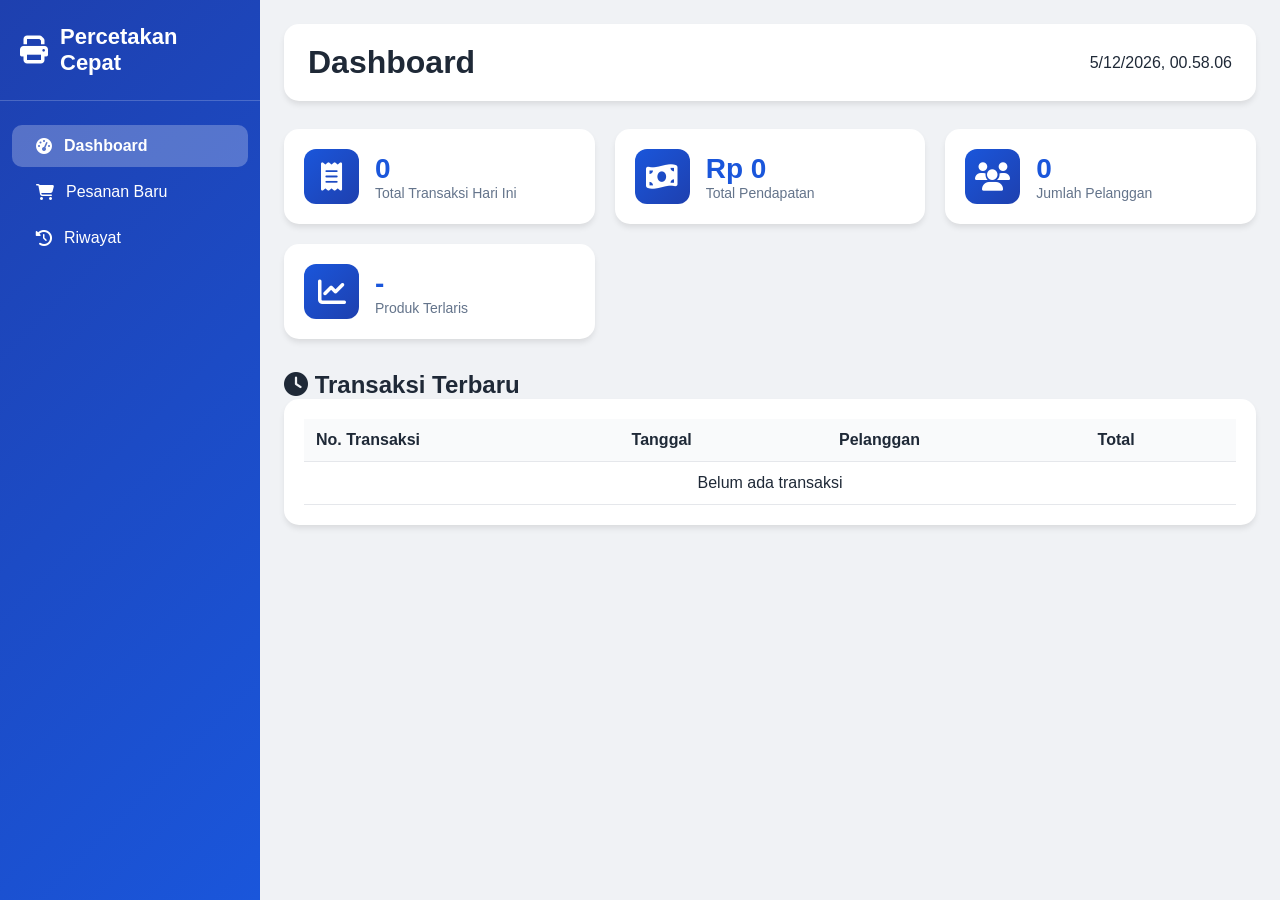
<file: index.html>
<!DOCTYPE html>
<html lang="id">
<head>
    <meta charset="UTF-8">
    <meta name="viewport" content="width=device-width, initial-scale=1.0">
    <title>Dashboard - Percetakan Cepat</title>
    <link rel="stylesheet" href="https://cdnjs.cloudflare.com/ajax/libs/font-awesome/6.4.0/css/all.min.css">
    <link rel="stylesheet" href="style.css">
    <!-- PWA Support -->
<link rel="manifest" href="manifest.json">
<meta name="apple-mobile-web-app-capable" content="yes">
<meta name="apple-mobile-web-app-status-bar-style" content="black-translucent">
<meta name="apple-mobile-web-app-title" content="Percetakan">
<meta name="theme-color" content="#1a56db">
<meta name="mobile-web-app-capable" content="yes">
</head>
<body>
    <div class="app-container">
        <!-- Sidebar -->
        <aside class="sidebar">
            <div class="logo">
                <i class="fas fa-print"></i>
                <span>Percetakan Cepat</span>
            </div>
            <nav class="nav-menu">
                <a href="index.html" class="nav-item active">
                    <i class="fas fa-tachometer-alt"></i>
                    <span>Dashboard</span>
                </a>
                <a href="order.html" class="nav-item">
                    <i class="fas fa-shopping-cart"></i>
                    <span>Pesanan Baru</span>
                </a>
                <a href="riwayat.html" class="nav-item">
                    <i class="fas fa-history"></i>
                    <span>Riwayat</span>
                </a>
            </nav>
        </aside>

        <!-- Main Content -->
        <main class="main-content">
            <div class="top-bar">
                <h1>Dashboard</h1>
                <div class="date-time" id="dateTime"></div>
            </div>

            <!-- Stats Cards -->
            <div class="stats-grid">
                <div class="stat-card">
                    <div class="stat-icon">
                        <i class="fas fa-receipt"></i>
                    </div>
                    <div class="stat-info">
                        <h3 id="totalTransaksi">0</h3>
                        <p>Total Transaksi Hari Ini</p>
                    </div>
                </div>
                <div class="stat-card">
                    <div class="stat-icon">
                        <i class="fas fa-money-bill-wave"></i>
                    </div>
                    <div class="stat-info">
                        <h3 id="totalPendapatan">Rp 0</h3>
                        <p>Total Pendapatan</p>
                    </div>
                </div>
                <div class="stat-card">
                    <div class="stat-icon">
                        <i class="fas fa-users"></i>
                    </div>
                    <div class="stat-info">
                        <h3 id="totalPelanggan">0</h3>
                        <p>Jumlah Pelanggan</p>
                    </div>
                </div>
                <div class="stat-card">
                    <div class="stat-icon">
                        <i class="fas fa-chart-line"></i>
                    </div>
                    <div class="stat-info">
                        <h3 id="produkTerlaris">-</h3>
                        <p>Produk Terlaris</p>
                    </div>
                </div>
            </div>

            <!-- Recent Transactions -->
            <div class="recent-section">
                <h2><i class="fas fa-clock"></i> Transaksi Terbaru</h2>
                <div class="table-container">
                    <table class="data-table">
                        <thead>
                            <tr>
                                <th>No. Transaksi</th>
                                <th>Tanggal</th>
                                <th>Pelanggan</th>
                                <th>Total</th>
                            </tr>
                        </thead>
                        <tbody id="recentTransaksi">
                            <tr><td colspan="4" style="text-align: center;">Belum ada transaksi</td></tr>
                        </tbody>
                    </table>
                </div>
            </div>
        </main>
    </div>
    <!-- Splash Screen -->
<div class="splash-screen" id="splashScreen">
    <div class="splash-content">
        <i class="fas fa-print"></i>
        <h1>Percetakan Cepat</h1>
        <p>Aplikasi Kasir Percetakan</p>
    </div>
</div>

<script>
    // Hide splash screen after load
    window.addEventListener('load', () => {
        setTimeout(() => {
            const splash = document.getElementById('splashScreen');
            if (splash) splash.remove();
        }, 1500);
    });
</script>

    <script src="script.js"></script>
</body>
</html>
</file>
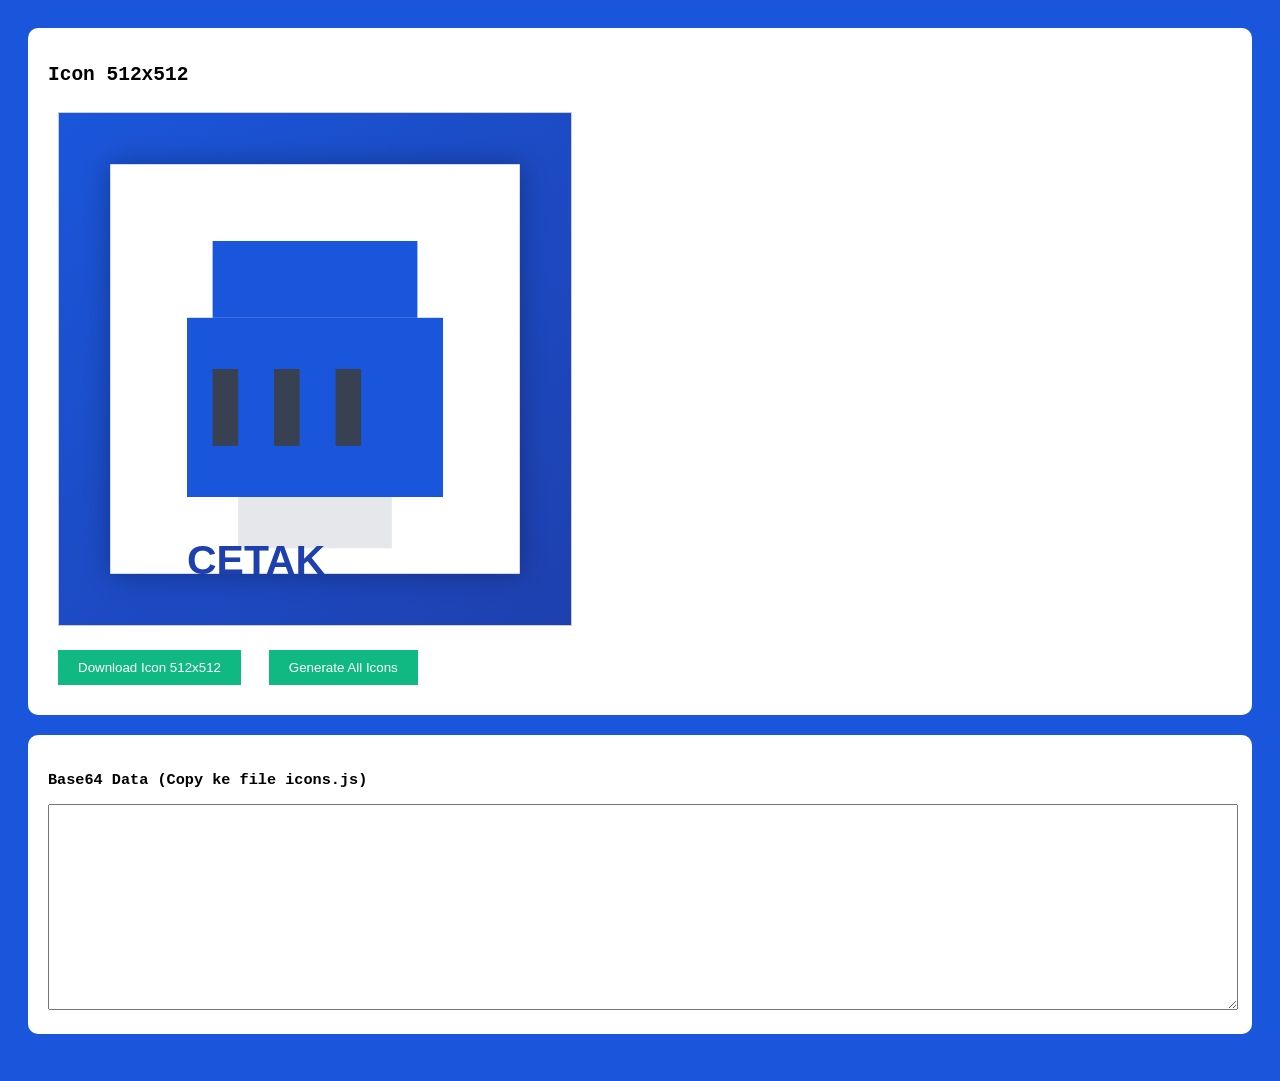
<file: icons.html>
<!DOCTYPE html>
<html>
<head>
    <title>Generate Icon Percetakan</title>
    <style>
        body {
            font-family: monospace;
            padding: 20px;
            background: #1a56db;
        }
        .canvas-container {
            background: white;
            padding: 20px;
            border-radius: 10px;
            margin-bottom: 20px;
        }
        canvas {
            border: 1px solid #ccc;
            margin: 10px;
        }
        textarea {
            width: 100%;
            height: 200px;
            font-size: 12px;
        }
        button {
            background: #10b981;
            color: white;
            border: none;
            padding: 10px 20px;
            cursor: pointer;
            margin: 10px;
        }
    </style>
</head>
<body>
    <div class="canvas-container">
        <h2>Icon 512x512</h2>
        <canvas id="icon512" width="512" height="512"></canvas>
        <br>
        <button onclick="downloadIcon(512)">Download Icon 512x512</button>
        <button onclick="generateAllIcons()">Generate All Icons</button>
    </div>
    
    <div class="canvas-container">
        <h3>Base64 Data (Copy ke file icons.js)</h3>
        <textarea id="base64data" readonly></textarea>
    </div>

    <script>
        function drawIcon(ctx, size) {
            const center = size/2;
            const radius = size * 0.35;
            
            // Background gradient
            const gradient = ctx.createLinearGradient(0, 0, size, size);
            gradient.addColorStop(0, '#1a56db');
            gradient.addColorStop(1, '#1e40af');
            ctx.fillStyle = gradient;
            ctx.fillRect(0, 0, size, size);
            
            // Rounded rectangle background
            ctx.fillStyle = 'white';
            ctx.shadowBlur = size * 0.05;
            ctx.shadowColor = 'rgba(0,0,0,0.3)';
            ctx.fillRect(size*0.1, size*0.1, size*0.8, size*0.8);
            ctx.shadowBlur = 0;
            
            // Printer icon
            ctx.fillStyle = '#1a56db';
            // Body printer
            ctx.fillRect(size*0.25, size*0.4, size*0.5, size*0.35);
            // Top part
            ctx.fillRect(size*0.3, size*0.25, size*0.4, size*0.15);
            // Paper coming out
            ctx.fillStyle = '#e5e7eb';
            ctx.fillRect(size*0.35, size*0.75, size*0.3, size*0.1);
            // Details
            ctx.fillStyle = '#374151';
            for(let i = 0; i < 3; i++) {
                ctx.fillRect(size*0.3 + i*size*0.12, size*0.5, size*0.05, size*0.15);
            }
            
            // Text
            ctx.font = `bold ${size*0.08}px Arial`;
            ctx.fillStyle = '#1e40af';
            ctx.fillText("CETAK", size*0.25, size*0.9);
        }
        
        function downloadIcon(size) {
            const canvas = document.createElement('canvas');
            canvas.width = size;
            canvas.height = size;
            const ctx = canvas.getContext('2d');
            drawIcon(ctx, size);
            
            const link = document.createElement('a');
            link.download = `icon-${size}.png`;
            link.href = canvas.toDataURL();
            link.click();
        }
        
        function generateAllIcons() {
            const sizes = [72, 96, 128, 144, 152, 192, 384, 512];
            const icons = {};
            
            sizes.forEach(size => {
                const canvas = document.createElement('canvas');
                canvas.width = size;
                canvas.height = size;
                const ctx = canvas.getContext('2d');
                drawIcon(ctx, size);
                icons[`icon-${size}`] = canvas.toDataURL();
            });
            
            document.getElementById('base64data').value = JSON.stringify(icons, null, 2);
            alert('Base64 data generated! Copy ke file icons.js');
        }
        
        // Draw preview
        drawIcon(document.getElementById('icon512').getContext('2d'), 512);
    </script>
</body>
</html>
</file>
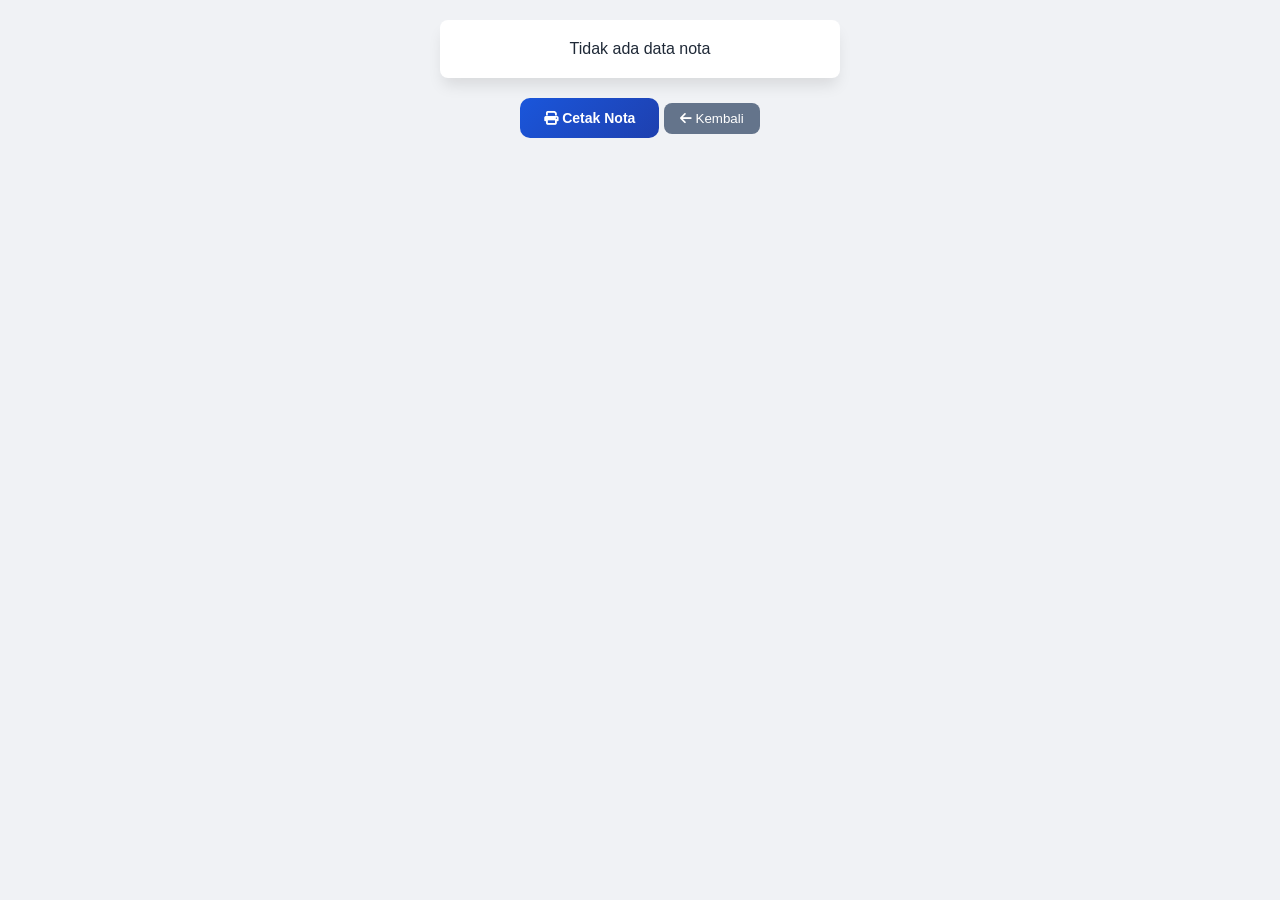
<file: nota.html>
<!DOCTYPE html>
<html lang="id">
<head>
    <meta charset="UTF-8">
    <meta name="viewport" content="width=device-width, initial-scale=1.0">
    <title>Nota - Percetakan Cepat</title>
    <link rel="stylesheet" href="https://cdnjs.cloudflare.com/ajax/libs/font-awesome/6.4.0/css/all.min.css">
    <link rel="stylesheet" href="style.css">
    <style>
        @media print {
            .no-print {
                display: none;
            }
            .nota-container {
                margin: 0;
                padding: 10px;
                box-shadow: none;
            }
        }
    </style>
</head>
<body>
    <div class="nota-wrapper">
        <div class="nota-container" id="notaContainer">
            <div class="nota-header">
                <i class="fas fa-print" style="font-size: 32px;"></i>
                <h2>PERCETAKAN CEPAT</h2>
                <p>Jl. Contoh No. 123, Kota Contoh</p>
                <p>Telp: 0812-3456-7890</p>
                <p id="notaTanggal"></p>
                <p id="notaNoTransaksi"></p>
                <p id="notaPelanggan"></p>
                <hr>
            </div>
            <div class="nota-body">
                <table class="nota-table">
                    <thead>
                        <tr><th>Item</th><th>Qty</th><th>Harga</th><th>Subtotal</th></tr>
                    </thead>
                    <tbody id="notaItems"></tbody>
                </table>
                <hr>
                <div class="nota-total">
                    <p><strong>Total: <span id="notaGrandTotal"></span></strong></p>
                    <p>Metode Bayar: <span id="notaMetode"></span></p>
                    <p>Bayar: <span id="notaBayar"></span></p>
                    <p>Kembali: <span id="notaKembali"></span></p>
                </div>
                <hr>
                <div class="nota-footer">
                    <p>Terima kasih atas kunjungan Anda!</p>
                    <p>~ Barang yang sudah dibeli tidak dapat dikembalikan ~</p>
                </div>
            </div>
        </div>
        <div class="no-print" style="text-align: center; margin-top: 20px;">
            <button class="btn-primary" onclick="window.print()">
                <i class="fas fa-print"></i> Cetak Nota
            </button>
            <button class="btn-secondary" onclick="window.location.href='riwayat.html'">
                <i class="fas fa-arrow-left"></i> Kembali
            </button>
        </div>
    </div>
    <script src="script.js"></script>
</body>
</html>
</file>
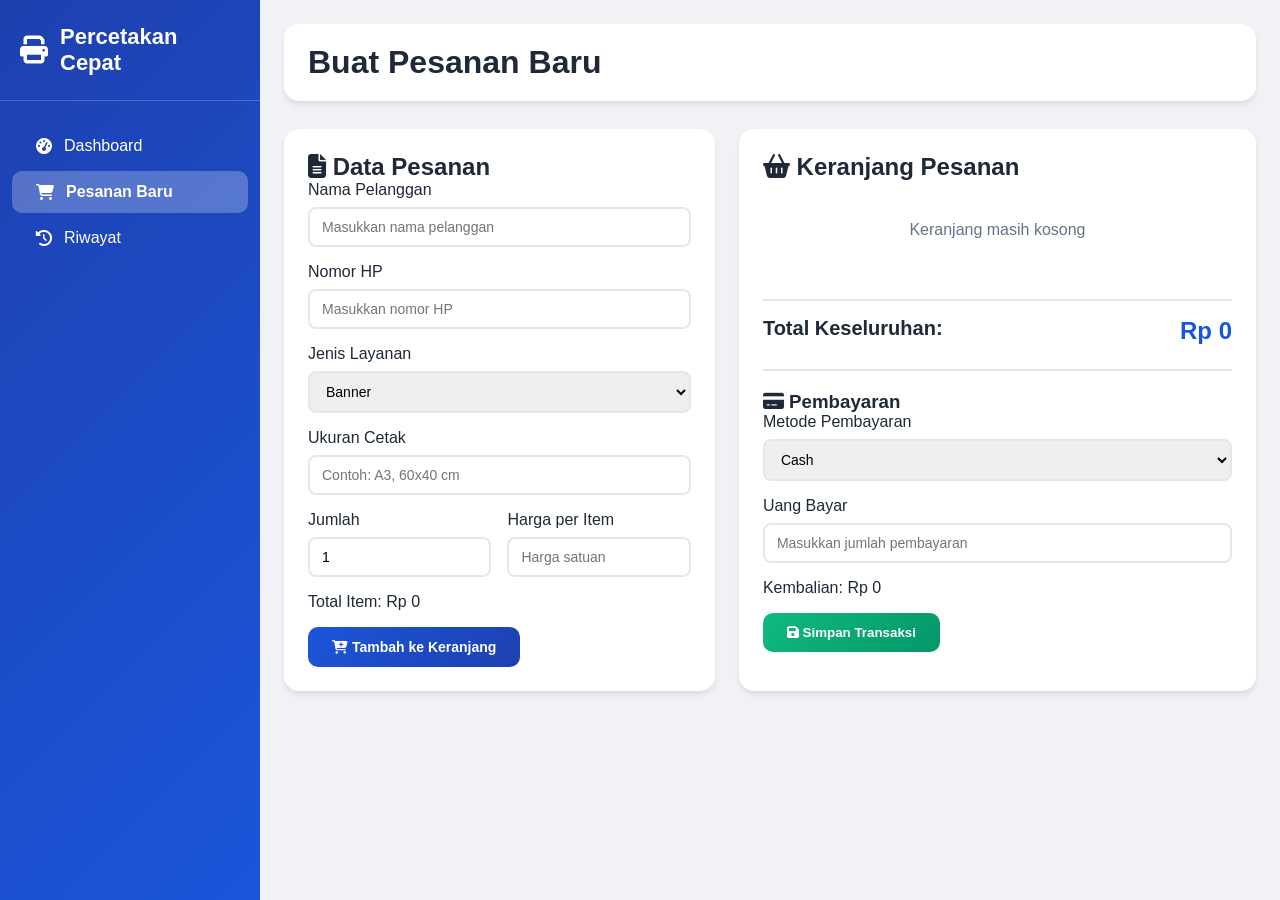
<file: order.html>
<!DOCTYPE html>
<html lang="id">
<head>
    <meta charset="UTF-8">
    <meta name="viewport" content="width=device-width, initial-scale=1.0">
    <title>Pesanan Baru - Percetakan Cepat</title>
    <link rel="stylesheet" href="https://cdnjs.cloudflare.com/ajax/libs/font-awesome/6.4.0/css/all.min.css">
    <link rel="stylesheet" href="style.css">
</head>
<body>
    <div class="app-container">
        <aside class="sidebar">
            <div class="logo">
                <i class="fas fa-print"></i>
                <span>Percetakan Cepat</span>
            </div>
            <nav class="nav-menu">
                <a href="index.html" class="nav-item">
                    <i class="fas fa-tachometer-alt"></i>
                    <span>Dashboard</span>
                </a>
                <a href="order.html" class="nav-item active">
                    <i class="fas fa-shopping-cart"></i>
                    <span>Pesanan Baru</span>
                </a>
                <a href="riwayat.html" class="nav-item">
                    <i class="fas fa-history"></i>
                    <span>Riwayat</span>
                </a>
            </nav>
        </aside>

        <main class="main-content">
            <div class="top-bar">
                <h1>Buat Pesanan Baru</h1>
            </div>

            <div class="order-layout">
                <!-- Form Input Pesanan -->
                <div class="order-form-card">
                    <h2><i class="fas fa-file-alt"></i> Data Pesanan</h2>
                    <div class="form-group">
                        <label>Nama Pelanggan</label>
                        <input type="text" id="namaPelanggan" placeholder="Masukkan nama pelanggan">
                    </div>
                    <div class="form-group">
                        <label>Nomor HP</label>
                        <input type="tel" id="nomorHp" placeholder="Masukkan nomor HP">
                    </div>
                    <div class="form-group">
                        <label>Jenis Layanan</label>
                        <select id="jenisLayanan">
                            <option value="Banner">Banner</option>
                            <option value="Nota">Nota</option>
                            <option value="Stiker">Stiker</option>
                            <option value="Undangan">Undangan</option>
                            <option value="Flyer">Flyer</option>
                            <option value="Kartu Nama">Kartu Nama</option>
                        </select>
                    </div>
                    <div class="form-group">
                        <label>Ukuran Cetak</label>
                        <input type="text" id="ukuran" placeholder="Contoh: A3, 60x40 cm">
                    </div>
                    <div class="form-row">
                        <div class="form-group">
                            <label>Jumlah</label>
                            <input type="number" id="jumlah" value="1" min="1">
                        </div>
                        <div class="form-group">
                            <label>Harga per Item</label>
                            <input type="number" id="harga" placeholder="Harga satuan">
                        </div>
                    </div>
                    <div class="form-group">
                        <label>Total Item: <span id="previewTotal">Rp 0</span></label>
                    </div>
                    <button class="btn-primary" id="tambahKeranjangBtn">
                        <i class="fas fa-cart-plus"></i> Tambah ke Keranjang
                    </button>
                </div>

                <!-- Keranjang Pesanan -->
                <div class="cart-card">
                    <h2><i class="fas fa-shopping-basket"></i> Keranjang Pesanan</h2>
                    <div class="cart-items" id="cartItems">
                        <div class="empty-cart">Keranjang masih kosong</div>
                    </div>
                    <div class="cart-summary">
                        <div class="total-row">
                            <span>Total Keseluruhan:</span>
                            <span class="grand-total" id="grandTotal">Rp 0</span>
                        </div>
                    </div>

                    <!-- Pembayaran -->
                    <div class="payment-section">
                        <h3><i class="fas fa-credit-card"></i> Pembayaran</h3>
                        <div class="form-group">
                            <label>Metode Pembayaran</label>
                            <select id="metodeBayar">
                                <option value="Cash">Cash</option>
                                <option value="Transfer">Transfer</option>
                            </select>
                        </div>
                        <div class="form-group">
                            <label>Uang Bayar</label>
                            <input type="number" id="uangBayar" placeholder="Masukkan jumlah pembayaran">
                        </div>
                        <div class="form-group">
                            <label>Kembalian: <span id="kembalian">Rp 0</span></label>
                        </div>
                        <button class="btn-success" id="simpanTransaksiBtn">
                            <i class="fas fa-save"></i> Simpan Transaksi
                        </button>
                    </div>
                </div>
            </div>
        </main>
    </div>

    <script src="script.js"></script>
</body>
</html>
</file>
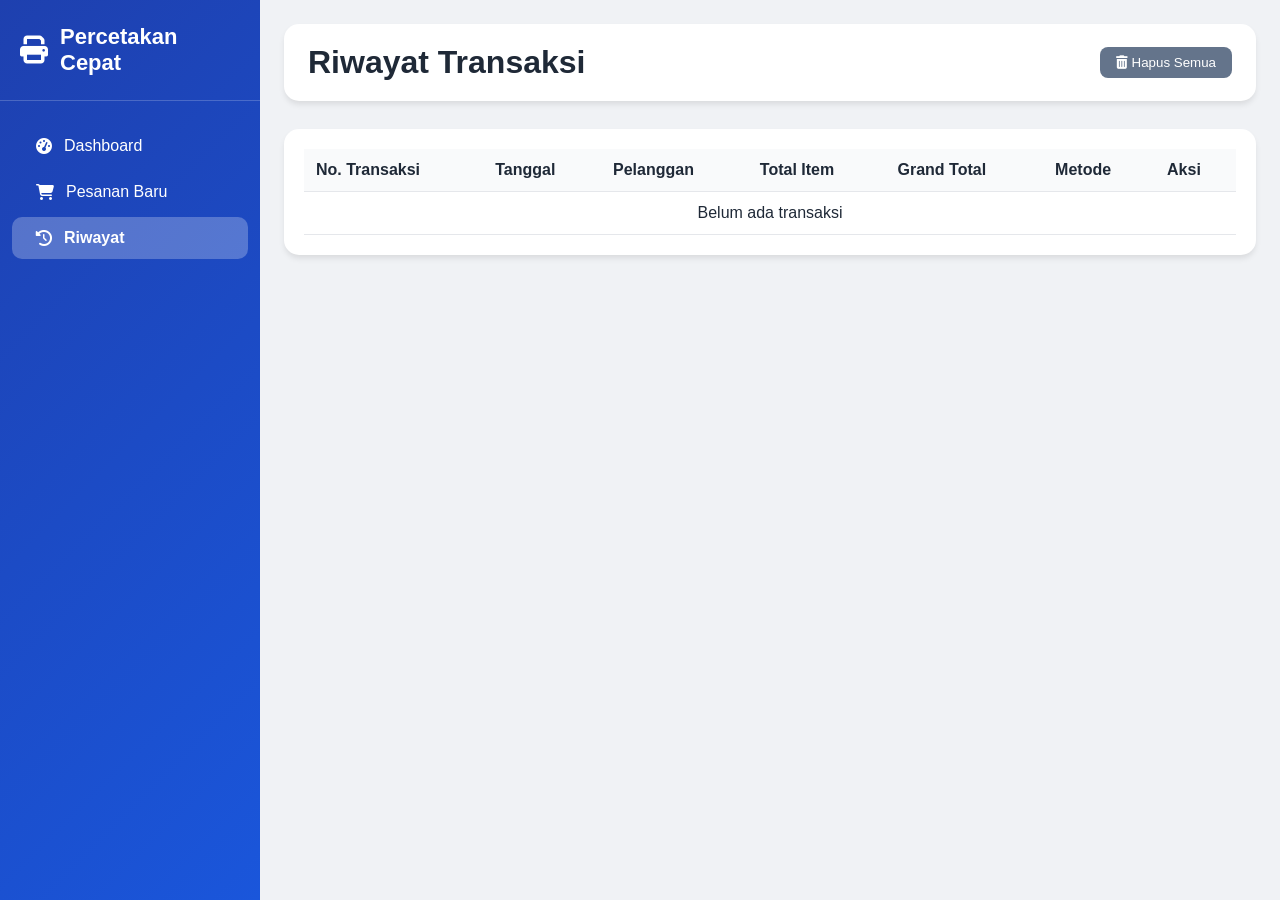
<file: riwayat.html>
<!DOCTYPE html>
<html lang="id">
<head>
    <meta charset="UTF-8">
    <meta name="viewport" content="width=device-width, initial-scale=1.0">
    <title>Riwayat - Percetakan Cepat</title>
    <link rel="stylesheet" href="https://cdnjs.cloudflare.com/ajax/libs/font-awesome/6.4.0/css/all.min.css">
    <link rel="stylesheet" href="style.css">
</head>
<body>
    <div class="app-container">
        <aside class="sidebar">
            <div class="logo">
                <i class="fas fa-print"></i>
                <span>Percetakan Cepat</span>
            </div>
            <nav class="nav-menu">
                <a href="index.html" class="nav-item">
                    <i class="fas fa-tachometer-alt"></i>
                    <span>Dashboard</span>
                </a>
                <a href="order.html" class="nav-item">
                    <i class="fas fa-shopping-cart"></i>
                    <span>Pesanan Baru</span>
                </a>
                <a href="riwayat.html" class="nav-item active">
                    <i class="fas fa-history"></i>
                    <span>Riwayat</span>
                </a>
            </nav>
        </aside>

        <main class="main-content">
            <div class="top-bar">
                <h1>Riwayat Transaksi</h1>
                <button class="btn-secondary" id="hapusSemuaBtn">
                    <i class="fas fa-trash-alt"></i> Hapus Semua
                </button>
            </div>

            <div class="table-container">
                <table class="data-table">
                    <thead>
                        <tr>
                            <th>No. Transaksi</th>
                            <th>Tanggal</th>
                            <th>Pelanggan</th>
                            <th>Total Item</th>
                            <th>Grand Total</th>
                            <th>Metode</th>
                            <th>Aksi</th>
                        </tr>
                    </thead>
                    <tbody id="riwayatTableBody">
                        <tr><td colspan="7" style="text-align: center;">Belum ada transaksi</td></tr>
                    </tbody>
                </table>
            </div>
        </main>
    </div>

    <!-- Modal Detail Transaksi -->
    <div id="detailModal" class="modal">
        <div class="modal-content">
            <div class="modal-header">
                <h3>Detail Transaksi</h3>
                <span class="close-modal">&times;</span>
            </div>
            <div id="modalBody"></div>
            <div class="modal-footer">
                <button class="btn-primary" id="cetakNotaBtn">Cetak Nota</button>
                <button class="btn-secondary" id="tutupModalBtn">Tutup</button>
            </div>
        </div>
    </div>

    <script src="script.js"></script>
</body>
</html>
</file>
<file: style.css>
* {
    margin: 0;
    padding: 0;
    box-sizing: border-box;
}

:root {
    --primary: #1a56db;
    --primary-dark: #1e40af;
    --secondary: #64748b;
    --success: #10b981;
    --danger: #ef4444;
    --warning: #f59e0b;
    --dark: #1f2937;
    --light: #f3f4f6;
    --white: #ffffff;
    --shadow: 0 4px 6px -1px rgba(0, 0, 0, 0.1);
    --shadow-lg: 0 10px 15px -3px rgba(0, 0, 0, 0.1);
}

body {
    font-family: 'Segoe UI', Tahoma, Geneva, Verdana, sans-serif;
    background: #f0f2f5;
    color: var(--dark);
}

.app-container {
    display: flex;
    min-height: 100vh;
}

/* Sidebar */
.sidebar {
    width: 260px;
    background: linear-gradient(135deg, var(--primary-dark), var(--primary));
    color: white;
    position: fixed;
    height: 100vh;
    overflow-y: auto;
}

.logo {
    padding: 24px 20px;
    font-size: 22px;
    font-weight: bold;
    border-bottom: 1px solid rgba(255,255,255,0.2);
    display: flex;
    align-items: center;
    gap: 12px;
}

.logo i {
    font-size: 28px;
}

.nav-menu {
    padding: 20px 0;
}

.nav-item {
    display: flex;
    align-items: center;
    gap: 12px;
    padding: 12px 24px;
    color: white;
    text-decoration: none;
    transition: all 0.3s ease;
    margin: 4px 12px;
    border-radius: 10px;
}

.nav-item:hover {
    background: rgba(255,255,255,0.2);
    transform: translateX(5px);
}

.nav-item.active {
    background: rgba(255,255,255,0.25);
    font-weight: bold;
}

/* Main Content */
.main-content {
    flex: 1;
    margin-left: 260px;
    padding: 24px;
}

.top-bar {
    display: flex;
    justify-content: space-between;
    align-items: center;
    margin-bottom: 28px;
    background: white;
    padding: 20px 24px;
    border-radius: 15px;
    box-shadow: var(--shadow);
}

/* Stats Cards */
.stats-grid {
    display: grid;
    grid-template-columns: repeat(auto-fit, minmax(240px, 1fr));
    gap: 20px;
    margin-bottom: 32px;
}

.stat-card {
    background: white;
    padding: 20px;
    border-radius: 15px;
    display: flex;
    align-items: center;
    gap: 16px;
    box-shadow: var(--shadow);
    transition: transform 0.3s ease;
}

.stat-card:hover {
    transform: translateY(-5px);
    box-shadow: var(--shadow-lg);
}

.stat-icon {
    width: 55px;
    height: 55px;
    background: linear-gradient(135deg, var(--primary), var(--primary-dark));
    border-radius: 12px;
    display: flex;
    align-items: center;
    justify-content: center;
}

.stat-icon i {
    font-size: 28px;
    color: white;
}

.stat-info h3 {
    font-size: 28px;
    font-weight: bold;
    color: var(--primary);
}

.stat-info p {
    color: var(--secondary);
    font-size: 14px;
}

/* Tables */
.table-container {
    background: white;
    border-radius: 15px;
    padding: 20px;
    box-shadow: var(--shadow);
    overflow-x: auto;
}

.data-table {
    width: 100%;
    border-collapse: collapse;
}

.data-table th,
.data-table td {
    padding: 12px;
    text-align: left;
    border-bottom: 1px solid #e5e7eb;
}

.data-table th {
    background: #f9fafb;
    font-weight: 600;
    color: var(--dark);
}

.data-table tr:hover {
    background: #f9fafb;
}

/* Buttons */
.btn-primary {
    background: linear-gradient(135deg, var(--primary), var(--primary-dark));
    color: white;
    border: none;
    padding: 12px 24px;
    border-radius: 10px;
    cursor: pointer;
    font-size: 14px;
    font-weight: 600;
    transition: all 0.3s ease;
}

.btn-primary:hover {
    transform: scale(1.02);
    box-shadow: var(--shadow);
}

.btn-success {
    background: linear-gradient(135deg, var(--success), #059669);
    color: white;
    border: none;
    padding: 12px 24px;
    border-radius: 10px;
    cursor: pointer;
    font-weight: 600;
    transition: all 0.3s ease;
}

.btn-danger {
    background: var(--danger);
    color: white;
    border: none;
    padding: 6px 12px;
    border-radius: 6px;
    cursor: pointer;
    font-size: 12px;
}

.btn-secondary {
    background: var(--secondary);
    color: white;
    border: none;
    padding: 8px 16px;
    border-radius: 8px;
    cursor: pointer;
}

/* Form Styles */
.order-layout {
    display: grid;
    grid-template-columns: 1fr 1.2fr;
    gap: 24px;
}

.order-form-card,
.cart-card {
    background: white;
    border-radius: 15px;
    padding: 24px;
    box-shadow: var(--shadow);
}

.form-group {
    margin-bottom: 16px;
}

.form-group label {
    display: block;
    margin-bottom: 8px;
    font-weight: 500;
    color: var(--dark);
}

.form-group input,
.form-group select {
    width: 100%;
    padding: 10px 12px;
    border: 2px solid #e5e7eb;
    border-radius: 8px;
    font-size: 14px;
    transition: border-color 0.3s;
}

.form-group input:focus,
.form-group select:focus {
    outline: none;
    border-color: var(--primary);
}

.form-row {
    display: grid;
    grid-template-columns: 1fr 1fr;
    gap: 16px;
}

/* Cart Items */
.cart-items {
    max-height: 400px;
    overflow-y: auto;
    margin-bottom: 20px;
}

.cart-item {
    display: grid;
    grid-template-columns: 2fr 0.8fr 1fr 0.8fr auto;
    gap: 10px;
    align-items: center;
    padding: 12px;
    border-bottom: 1px solid #e5e7eb;
}

.cart-item-header {
    font-weight: bold;
    background: #f9fafb;
    border-radius: 8px;
}

.cart-item input {
    width: 70px;
    padding: 6px;
    border: 1px solid #e5e7eb;
    border-radius: 6px;
}

.empty-cart {
    text-align: center;
    padding: 40px;
    color: var(--secondary);
}

.cart-summary {
    border-top: 2px solid #e5e7eb;
    padding-top: 16px;
    margin-top: 16px;
}

.total-row {
    display: flex;
    justify-content: space-between;
    font-size: 20px;
    font-weight: bold;
}

.grand-total {
    color: var(--primary);
    font-size: 24px;
}

.payment-section {
    margin-top: 24px;
    padding-top: 20px;
    border-top: 2px solid #e5e7eb;
}

/* Modal */
.modal {
    display: none;
    position: fixed;
    z-index: 1000;
    left: 0;
    top: 0;
    width: 100%;
    height: 100%;
    background: rgba(0,0,0,0.5);
    animation: fadeIn 0.3s;
}

.modal-content {
    background: white;
    margin: 5% auto;
    width: 90%;
    max-width: 500px;
    border-radius: 15px;
    animation: slideDown 0.3s;
}

.modal-header {
    padding: 20px;
    border-bottom: 1px solid #e5e7eb;
    display: flex;
    justify-content: space-between;
    align-items: center;
}

.close-modal {
    font-size: 28px;
    cursor: pointer;
}

.modal-body {
    padding: 20px;
    max-height: 400px;
    overflow-y: auto;
}

.modal-footer {
    padding: 20px;
    border-top: 1px solid #e5e7eb;
    display: flex;
    gap: 10px;
    justify-content: flex-end;
}

/* Nota */
.nota-wrapper {
    max-width: 400px;
    margin: 20px auto;
}

.nota-container {
    background: white;
    padding: 20px;
    border-radius: 8px;
    box-shadow: var(--shadow-lg);
}

.nota-header {
    text-align: center;
    margin-bottom: 16px;
}

.nota-header h2 {
    font-size: 16px;
    margin: 8px 0;
}

.nota-header p {
    font-size: 10px;
    color: var(--secondary);
}

.nota-table {
    width: 100%;
    font-size: 11px;
    border-collapse: collapse;
}

.nota-table th,
.nota-table td {
    padding: 6px 0;
    text-align: left;
}

.nota-table th {
    border-bottom: 1px dashed #ccc;
}

.nota-total {
    font-size: 12px;
    text-align: right;
}

.nota-footer {
    text-align: center;
    font-size: 10px;
    margin-top: 16px;
}

/* Animations */
@keyframes fadeIn {
    from { opacity: 0; }
    to { opacity: 1; }
}

@keyframes slideDown {
    from {
        transform: translateY(-50px);
        opacity: 0;
    }
    to {
        transform: translateY(0);
        opacity: 1;
    }
}

/* PWA Styles */
@keyframes slideUp {
    from {
        transform: translateY(100px);
        opacity: 0;
    }
    to {
        transform: translateY(0);
        opacity: 1;
    }
}

/* Splash Screen untuk PWA */
.splash-screen {
    position: fixed;
    top: 0;
    left: 0;
    right: 0;
    bottom: 0;
    background: linear-gradient(135deg, #1a56db, #1e40af);
    display: flex;
    justify-content: center;
    align-items: center;
    z-index: 9999;
    animation: fadeOut 0.5s ease 1.5s forwards;
}

.splash-content {
    text-align: center;
    color: white;
    animation: pulse 1s ease infinite;
}

.splash-content i {
    font-size: 80px;
    margin-bottom: 20px;
}

.splash-content h1 {
    font-size: 28px;
    margin: 10px 0;
}

.splash-content p {
    font-size: 14px;
    opacity: 0.9;
}

@keyframes fadeOut {
    to {
        opacity: 0;
        visibility: hidden;
    }
}

@keyframes pulse {
    0%, 100% {
        transform: scale(1);
    }
    50% {
        transform: scale(1.05);
    }
}

/* Offline Indicator */
.offline-indicator {
    position: fixed;
    top: 0;
    left: 0;
    right: 0;
    background: #ef4444;
    color: white;
    text-align: center;
    padding: 8px;
    font-size: 12px;
    z-index: 1001;
    transform: translateY(-100%);
    transition: transform 0.3s;
}

.offline-indicator.show {
    transform: translateY(0);
}

/* Loading Animation */
.btn-loading {
    position: relative;
    pointer-events: none;
    opacity: 0.7;
}

.btn-loading::after {
    content: '';
    position: absolute;
    width: 16px;
    height: 16px;
    top: 50%;
    left: 50%;
    margin-left: -8px;
    margin-top: -8px;
    border: 2px solid white;
    border-top-color: transparent;
    border-radius: 50%;
    animation: spin 0.6s linear infinite;
}

@keyframes spin {
    to {
        transform: rotate(360deg);
    }
}

/* Better Scrollbar */
::-webkit-scrollbar {
    width: 8px;
    height: 8px;
}

::-webkit-scrollbar-track {
    background: #f1f1f1;
    border-radius: 10px;
}

::-webkit-scrollbar-thumb {
    background: #1a56db;
    border-radius: 10px;
}

::-webkit-scrollbar-thumb:hover {
    background: #1e40af;
}

/* Touch Optimization untuk Mobile */
@media (hover: none) and (pointer: coarse) {
    button, .nav-item, .stat-card {
        cursor: pointer;
        -webkit-tap-highlight-color: transparent;
    }

    button:active, .nav-item:active {
        transform: scale(0.98);
    }

    input, select {
        font-size: 16px; /* Prevent zoom on focus */
    }
}

/* ======================================
   RESPONSIVE MOBILE ANDROID FRIENDLY
   Sidebar berubah jadi Bottom Navbar
====================================== */
@media (max-width: 600px) {

    body {
        font-size: 14px;
    }

    .main-content {
        margin-left: 0;
        padding: 15px;
        padding-bottom: 90px; /* biar aman tidak ketutup navbar bawah */
    }

    /* Sidebar jadi bottom navigation */
    .sidebar {
        width: 100%;
        height: 70px;
        position: fixed;
        bottom: 0;
        top: auto;
        left: 0;
        right: 0;
        display: flex;
        justify-content: space-around;
        align-items: center;
        padding: 0;
        z-index: 999;
        overflow: hidden;
        border-top-left-radius: 16px;
        border-top-right-radius: 16px;
        box-shadow: 0 -4px 10px rgba(0,0,0,0.15);
    }

    .logo {
        display: none;
    }

    .nav-menu {
        display: flex;
        width: 100%;
        justify-content: space-around;
        padding: 0;
        margin: 0;
    }

    .nav-item {
        flex-direction: column;
        justify-content: center;
        align-items: center;
        padding: 10px 8px;
        margin: 0;
        border-radius: 0;
        font-size: 11px;
        gap: 4px;
    }

    .nav-item span {
        display: block;
        font-size: 10px;
    }

    .nav-item i {
        font-size: 20px;
    }

    .nav-item:hover {
        transform: none;
    }

    /* Topbar lebih rapi */
    .top-bar {
        flex-direction: column;
        gap: 12px;
        padding: 16px;
        text-align: center;
    }

    /* Statistik jadi 1 kolom */
    .stats-grid {
        grid-template-columns: 1fr;
        gap: 12px;
    }

    .stat-card {
        padding: 14px;
        border-radius: 14px;
    }

    .stat-info h3 {
        font-size: 22px;
    }

    /* Form layout jadi 1 kolom */
    .order-layout {
        grid-template-columns: 1fr;
        gap: 16px;
    }

    .form-row {
        grid-template-columns: 1fr;
        gap: 12px;
    }

    /* Tombol full width biar enak ditekan */
    .btn-primary,
    .btn-success,
    .btn-secondary {
        width: 100%;
        padding: 12px;
        font-size: 14px;
    }

    /* Cart item jadi card style */
    .cart-item {
        grid-template-columns: 1fr;
        gap: 6px;
        padding: 12px;
        border-radius: 12px;
        background: #f9fafb;
        margin-bottom: 10px;
        border: 1px solid #e5e7eb;
    }

    .cart-item input {
        width: 100%;
    }

    /* Header cart hilang */
    .cart-item-header {
        display: none;
    }

    /* Total lebih rapi */
    .total-row {
        flex-direction: column;
        gap: 6px;
        text-align: center;
    }

    .grand-total {
        font-size: 22px;
    }

    /* Table dibuat scroll lebih nyaman */
    .table-container {
        padding: 14px;
        border-radius: 12px;
    }

    .data-table th,
    .data-table td {
        padding: 10px;
        font-size: 13px;
    }

    /* Modal lebih pas layar HP */
    .modal-content {
        width: 95%;
        margin: 20% auto;
        border-radius: 14px;
    }

    .modal-footer {
        flex-direction: column;
    }

    .modal-footer button {
        width: 100%;
    }

    /* Nota lebih kecil */
    .nota-wrapper {
        max-width: 100%;
        margin: 10px;
    }

    .nota-container {
        padding: 14px;
    }
}
</file>
